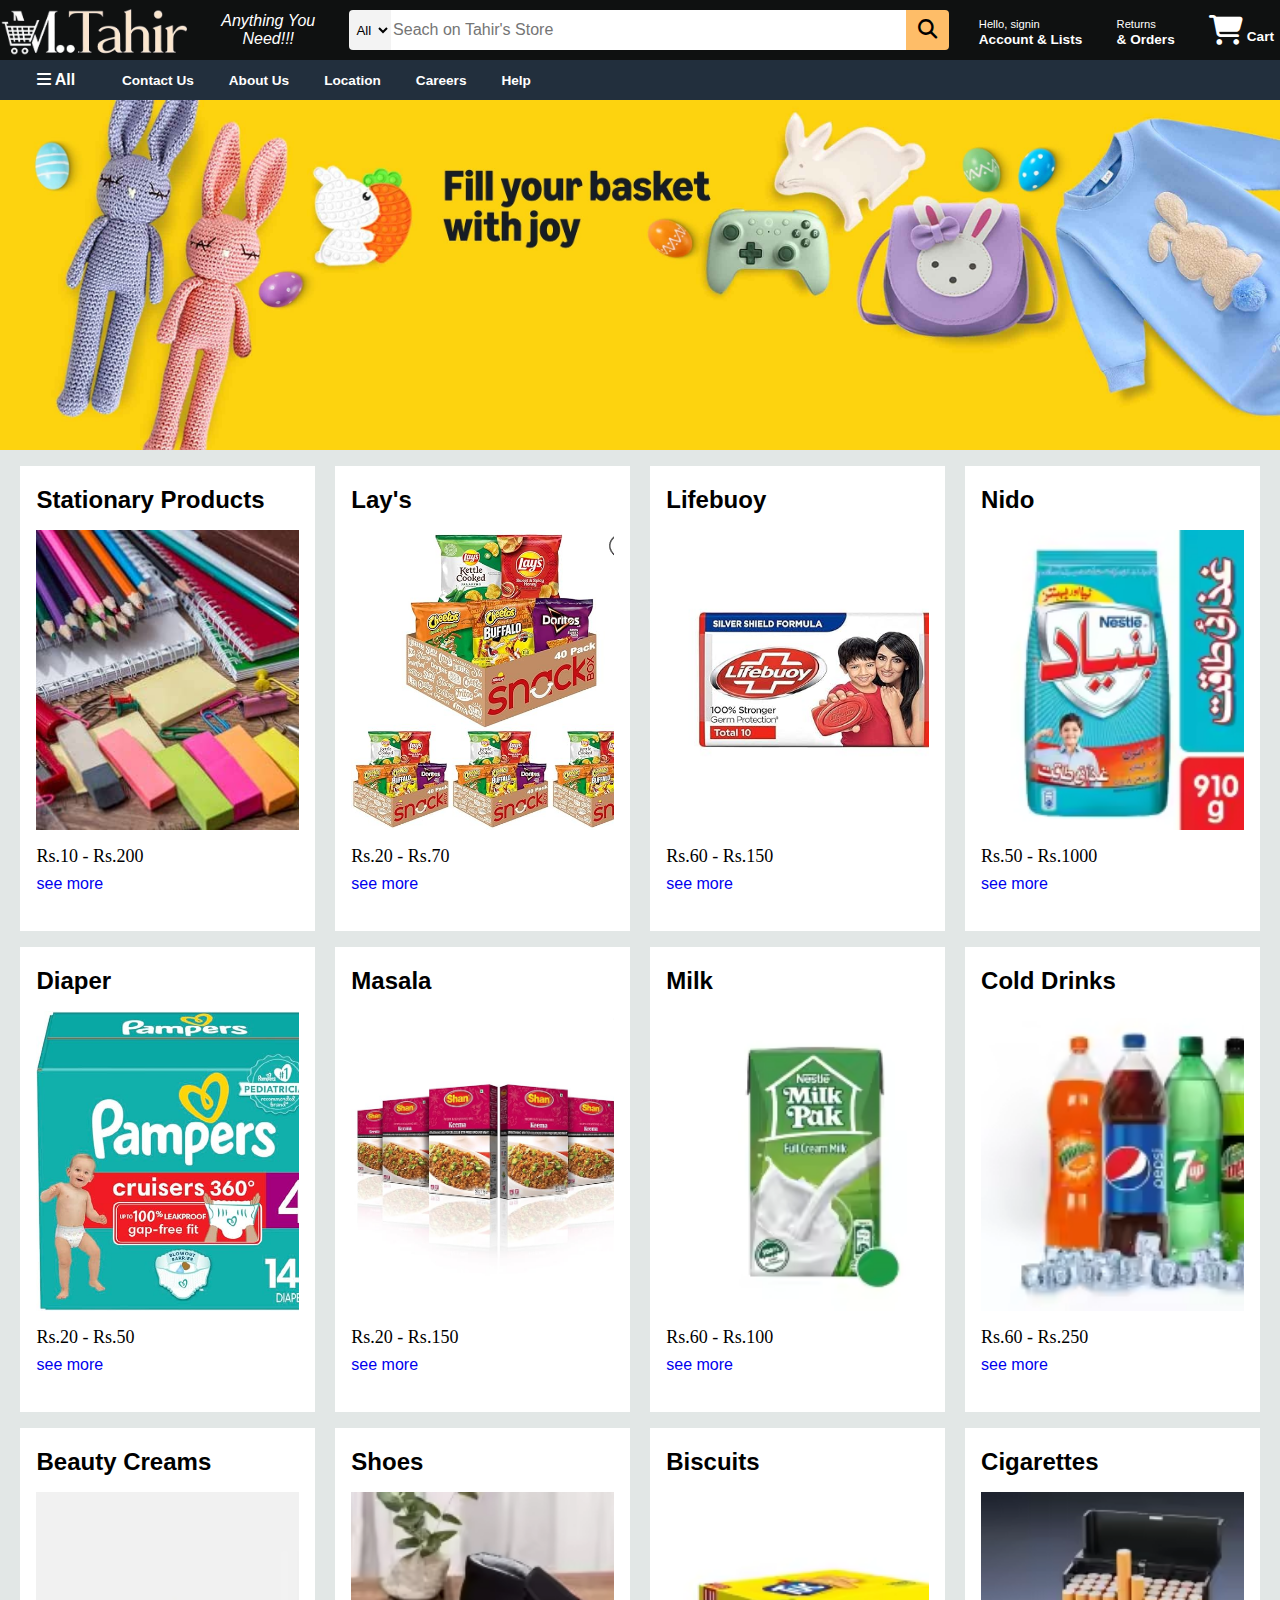
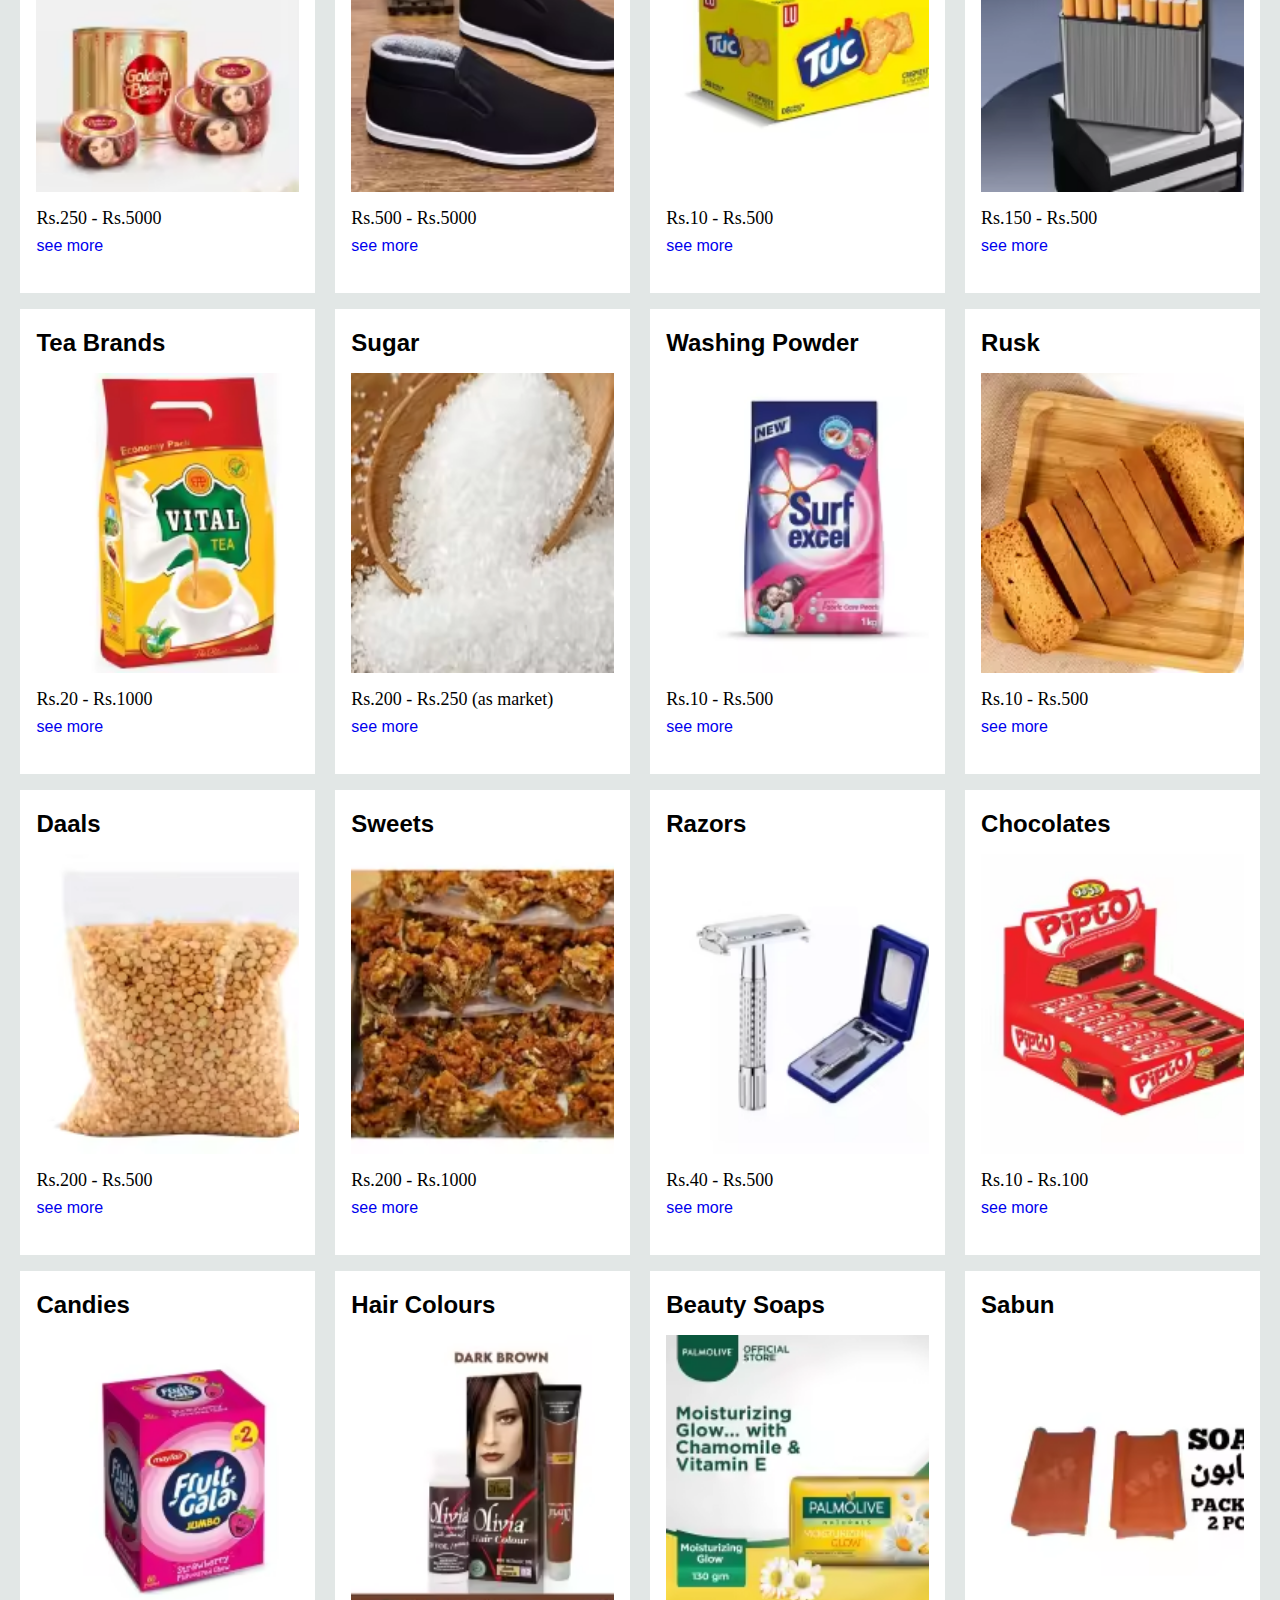
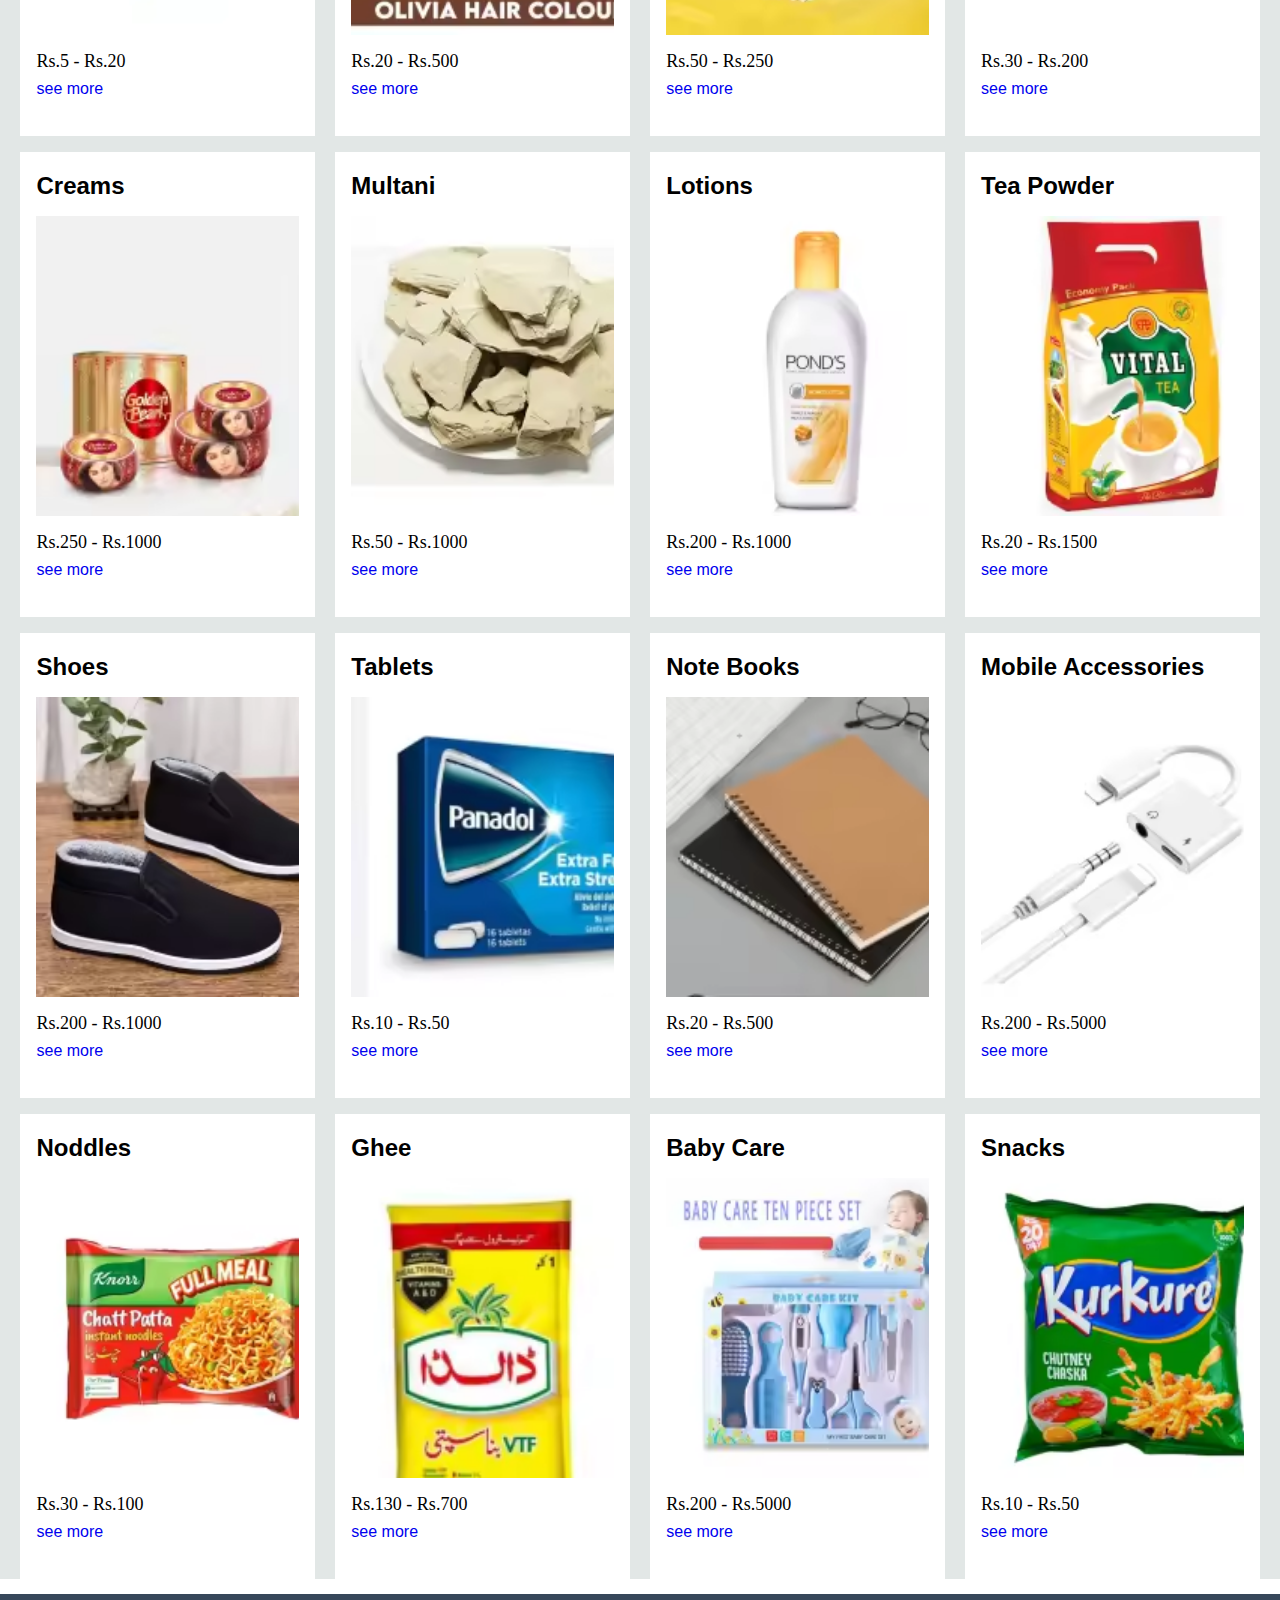
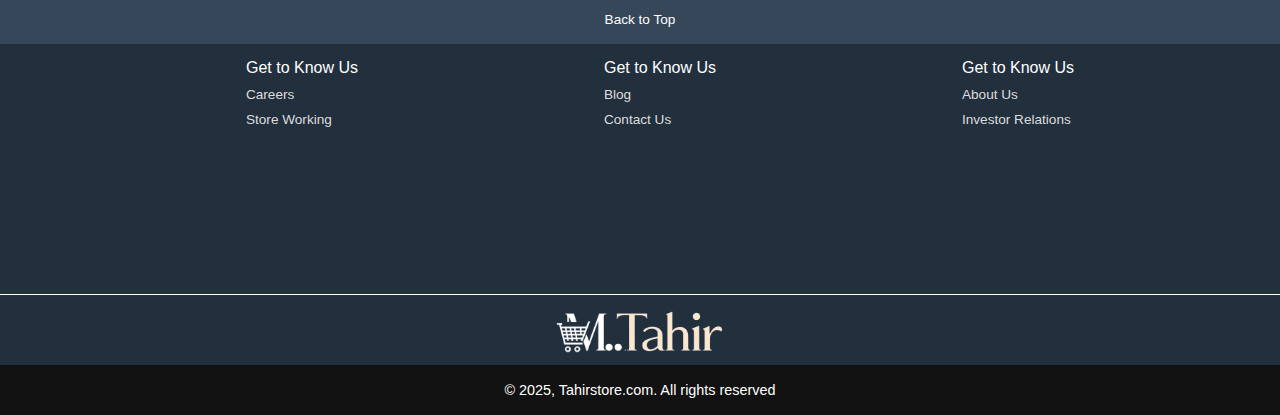
<file: index.html>
<!DOCTYPE html>
<html lang="en">
<head>
    <meta charset="UTF-8">
    <meta name="viewport" content="width=device-width, initial-scale=1.0">
    <title>Tahir General Store</title>
    <link rel="stylesheet" href="style.css">
    <link rel="stylesheet" href="https://cdnjs.cloudflare.com/ajax/libs/font-awesome/6.7.2/css/all.min.css" integrity="sha512-Evv84Mr4kqVGRNSgIGL/F/aIDqQb7xQ2vcrdIwxfjThSH8CSR7PBEakCr51Ck+w+/U6swU2Im1vVX0SVk9ABhg==" crossorigin="anonymous" referrerpolicy="no-referrer" />

</head>
<body>
<header>
    <!-- Navigation Bar -->
    <div class="nav-bar">
        <div class="nav-logo">
            <a href="index.html"><div class="logo"></div></a>
        </div>
        <div class="slogan border">
            <p>Anything You Need!!!</p>
        </div>
        <div class="nav-search">
            <select class="search-select">
                <option>All</option>
            </select>
            <input placeholder="Seach on Tahir's Store" class="search-input">
            <div class="search-icon">
                <i class="fa-solid fa-magnifying-glass"></i>
            </div>
        </div>
        
        <div class="nav-signin border">
            <p><span>Hello, signin</span></p>
            <p class="nav-second"><a href="login.html">Account & Lists</a></p>
        </div>
        <div class="nav-signin border">
            <p><span>Returns</span></p>
            <p class="nav-second"><a href="login.html">& Orders</a></p>
        </div>
        <div class="cart border">
            <i class="fa-solid fa-cart-shopping"></i>
            <a href="login.html">Cart</a>
        </div>
    </div>
    <!-- Panel -->
     <div class="panel">
        <div class="panel-all border">
            <i class="fa-solid fa-bars"></i>
            <a href="#">All</a>
        </div>
        <div class="panel-ops">
            <div class="border"><a href="contact.html" target="_blank">Contact Us</a></div>
            <div class="border"><a href="about.html" target="_blank">About Us</a></div>
            <div class="border"><a href="#">Location</a></div>
            <div class="border"><a href="#">Careers</a></div>
            <div class="border"><a href="#">Help</a></div>
        </div>
     </div>
</header>
<div class="hero-section"></div>
<div class="shop-section">
    <!-- copy -->
    <div class="box">
        <div class="box-content">
            <h2>Stationary Products</h2>
            <div class="box-img" style="background-image: url('Images/box_image.jpg');"></div>
            <div class="price"><p>Rs.10 - Rs.200</p></div>
            <p><a href="stationary.html" target="_blank">see more</a></p>
        </div>
    </div>
    <div class="box">
        <div class="box-content">
            <h2>Lay's</h2>
            <div class="box-img" style="background-image: url('Images/lays.jpg');"></div>
            <div class="price"><p>Rs.20 - Rs.70</p></div>
            <p><a href="#">see more</a></p>
        </div>
    </div>
    <div class="box">
        <div class="box-content">
            <h2>Lifebuoy</h2>
            <div class="box-img" style="background-image: url('Images/lifebuoy.jpg');"></div>
            <div class="price"><p>Rs.60 - Rs.150</p></div>
            <p><a href="#">see more</a></p>
        </div>
    </div>
    <div class="box">
        <div class="box-content">
            <h2>Nido</h2>
            <div class="box-img" style="background-image: url('Images/nedo.avif');"></div>
            <div class="price"><p>Rs.50 - Rs.1000</p></div>
            <p><a href="#">see more</a></p>
        </div>
    </div>
    <div class="box">
        <div class="box-content">
            <h2>Diaper</h2>
            <div class="box-img" style="background-image: url('Images/diaper.jpg');"></div>
            <div class="price"><p>Rs.20 - Rs.50</p></div>
            <p><a href="#">see more</a></p>
        </div>
    </div>
    <div class="box">
        <div class="box-content">
            <h2>Masala</h2>
            <div class="box-img" style="background-image: url('Images/masala.jpg');"></div>
            <div class="price"><p>Rs.20 - Rs.150</p></div>
            <p><a href="#">see more</a></p>
        </div>
    </div>
    <div class="box">
        <div class="box-content">
            <h2>Milk</h2>
            <div class="box-img" style="background-image: url('Images/tarang.avif');"></div>
            <div class="price"><p>Rs.60 - Rs.100</p></div>
            <p><a href="#">see more</a></p>
        </div>
    </div>
    <div class="box">
        <div class="box-content">
            <h2>Cold Drinks</h2>
            <div class="box-img" style="background-image: url('Images/botal.avif');"></div>
            <div class="price"><p>Rs.60 - Rs.250</p></div>
            <p><a href="#">see more</a></p>
        </div>
    </div>
    <!-- end -->
    <div class="box">
        <div class="box-content">
            <h2>Beauty Creams</h2>
            <div class="box-img" style="background-image: url('Images/cream.avif');"></div>
            <div class="price"><p>Rs.250 - Rs.5000</p></div>
            <p><a href="#">see more</a></p>
        </div>
    </div>
    <div class="box">
        <div class="box-content">
            <h2>Shoes</h2>
            <div class="box-img" style="background-image: url('Images/shoes.avif');"></div>
            <div class="price"><p>Rs.500 - Rs.5000</p></div>
            <p><a href="#">see more</a></p>
        </div>
    </div>
    <div class="box">
        <div class="box-content">
            <h2>Biscuits</h2>
            <div class="box-img" style="background-image: url('Images/biscuit.avif');"></div>
            <div class="price"><p>Rs.10 - Rs.500</p></div>
            <p><a href="#">see more</a></p>
        </div>
    </div>
    <div class="box">
        <div class="box-content">
            <h2>Cigarettes</h2>
            <div class="box-img" style="background-image: url('Images/cig.avif');"></div>
            <div class="price"><p>Rs.150 - Rs.500</p></div>
            <p><a href="#">see more</a></p>
        </div>
    </div>
    <div class="box">
        <div class="box-content">
            <h2>Tea Brands</h2>
            <div class="box-img" style="background-image: url('Images/tea.avif');"></div>
            <div class="price"><p>Rs.20 - Rs.1000</p></div>
            <p><a href="#">see more</a></p>
        </div>
    </div>
    <div class="box">
        <div class="box-content">
            <h2>Sugar</h2>
            <div class="box-img" style="background-image: url('Images/cheeni.avif');"></div>
            <div class="price"><p>Rs.200 - Rs.250 (as market)</p></div>
            <p><a href="#">see more</a></p>
        </div>
    </div>
    <div class="box">
        <div class="box-content">
            <h2>Washing Powder</h2>
            <div class="box-img" style="background-image: url('Images/surf.avif');"></div>
            <div class="price"><p>Rs.10 - Rs.500</p></div>
            <p><a href="#">see more</a></p>
        </div>
    </div>
    <div class="box">
        <div class="box-content">
            <h2>Rusk</h2>
            <div class="box-img" style="background-image: url('Images/rusk.avif')"></div>
            <div class="price"><p>Rs.10 - Rs.500</p></div>
            <p><a href="#">see more</a></p>
        </div>
    </div>
    <div class="box">
        <div class="box-content">
            <h2>Daals</h2>
            <div class="box-img" style="background-image: url('Images/daal.avif');"></div>
            <div class="price"><p>Rs.200 - Rs.500</p></div>
            <p><a href="#">see more</a></p>
        </div>
    </div>
    <div class="box">
        <div class="box-content">
            <h2>Sweets</h2>
            <div class="box-img" style="background-image: url('Images/sweets.avif');"></div>
            <div class="price"><p>Rs.200 - Rs.1000</p></div>
            <p><a href="#">see more</a></p>
        </div>
    </div>
    <div class="box">
        <div class="box-content">
            <h2>Razors</h2>
            <div class="box-img" style="background-image: url('Images/razors.avif');"></div>
            <div class="price"><p>Rs.40 - Rs.500</p></div>
            <p><a href="#">see more</a></p>
        </div>
    </div>
    <div class="box">
        <div class="box-content">
            <h2>Chocolates</h2>
            <div class="box-img" style="background-image: url('Images/chocolate.avif');"></div>
            <div class="price"><p>Rs.10 - Rs.100</p></div>
            <p><a href="#">see more</a></p>
        </div>
    </div>
    <div class="box">
        <div class="box-content">
            <h2>Candies</h2>
            <div class="box-img" style="background-image: url('Images/candies.avif');"></div>
            <div class="price"><p>Rs.5 - Rs.20</p></div>
            <p><a href="#">see more</a></p>
        </div>
    </div>
    <div class="box">
        <div class="box-content">
            <h2>Hair Colours</h2>
            <div class="box-img" style="background-image: url('Images/haircolor.avif');"></div>
            <div class="price"><p>Rs.20 - Rs.500</p></div>
            <p><a href="#">see more</a></p>
        </div>
    </div>
    <div class="box">
        <div class="box-content">
            <h2>Beauty Soaps</h2>
            <div class="box-img" style="background-image: url('Images/soap.avif');"></div>
            <div class="price"><p>Rs.50 - Rs.250</p></div>
            <p><a href="#">see more</a></p>
        </div>
    </div>
    <div class="box">
        <div class="box-content">
            <h2>Sabun</h2>
            <div class="box-img" style="background-image: url('Images/sabun.avif');"></div>
            <div class="price"><p>Rs.30 - Rs.200</p></div>
            <p><a href="#">see more</a></p>
        </div>
    </div>
    <div class="box">
        <div class="box-content">
            <h2>Creams</h2>
            <div class="box-img" style="background-image: url('Images/cream.avif');"></div>
            <div class="price"><p>Rs.250 - Rs.1000</p></div>
            <p><a href="#">see more</a></p>
        </div>
    </div>
    <div class="box">
        <div class="box-content">
            <h2>Multani</h2>
            <div class="box-img" style="background-image: url('Images/multani.avif');"></div>
            <div class="price"><p>Rs.50 - Rs.1000</p></div>
            <p><a href="#">see more</a></p>
        </div>
    </div>
    <div class="box">
        <div class="box-content">
            <h2>Lotions</h2>
            <div class="box-img" style="background-image: url('Images/lotion.avif');"></div>
            <div class="price"><p>Rs.200 - Rs.1000</p></div>
            <p><a href="#">see more</a></p>
        </div>
    </div>
    <div class="box">
        <div class="box-content">
            <h2>Tea Powder</h2>
            <div class="box-img" style="background-image: url('Images/tea.avif');"></div>
            <div class="price"><p>Rs.20 - Rs.1500</p></div>
            <p><a href="#">see more</a></p>
        </div>
    </div>
    <div class="box">
        <div class="box-content">
            <h2>Shoes</h2>
            <div class="box-img" style="background-image: url('Images/shoes.avif');"></div>
            <div class="price"><p>Rs.200 - Rs.1000</p></div>
            <p><a href="#">see more</a></p>
        </div>
    </div>
    <div class="box">
        <div class="box-content">
            <h2>Tablets</h2>
            <div class="box-img" style="background-image: url('Images/tablets.avif');"></div>
            <div class="price"><p>Rs.10 - Rs.50</p></div>
            <p><a href="#">see more</a></p>
        </div>
    </div>
    <div class="box">
        <div class="box-content">
            <h2>Note Books</h2>
            <div class="box-img" style="background-image: url('Images/notebook.avif');"></div>
            <div class="price"><p>Rs.20 - Rs.500</p></div>
            <p><a href="#">see more</a></p>
        </div>
    </div>
    <div class="box">
        <div class="box-content">
            <h2>Mobile Accessories</h2>
            <div class="box-img" style="background-image: url('Images/mobile.avif');"></div>
            <div class="price"><p>Rs.200 - Rs.5000</p></div>
            <p><a href="#">see more</a></p>
        </div>
    </div>
    <div class="box">
        <div class="box-content">
            <h2>Noddles</h2>
            <div class="box-img" style="background-image: url('Images/noddles.avif');"></div>
            <div class="price"><p>Rs.30 - Rs.100</p></div>
            <p><a href="#">see more</a></p>
        </div>
    </div>
    <div class="box">
        <div class="box-content">
            <h2>Ghee</h2>
            <div class="box-img" style="background-image: url('Images/Ghee.avif');"></div>
            <div class="price"><p>Rs.130 - Rs.700</p></div>
            <p><a href="#">see more</a></p>
        </div>
    </div>
    <div class="box">
        <div class="box-content">
            <h2>Baby Care</h2>
            <div class="box-img" style="background-image: url('Images/babycare.avif');"></div>
            <div class="price"><p>Rs.200 - Rs.5000</p></div>
            <p><a href="#">see more</a></p>
        </div>
    </div>
    <div class="box">
        <div class="box-content">
            <h2>Snacks</h2>
            <div class="box-img" style="background-image: url('Images/snacks.avif');"></div>
            <div class="price"><p>Rs.10 - Rs.50</p></div>
            <p><a href="#">see more</a></p>
        </div>
    </div>
   
</div>
<footer>
    <div class="foot-panel1">
        Back to Top
    </div>
    <div class="foot-panel2">
        <ul>
            <p>Get to Know Us</p>
            <a>Careers</a>
            <a>Store Working</a>
        </ul>
        <ul>
            <p>Get to Know Us</p>
            <a>Blog</a>
            <a>Contact Us</a>
        </ul>
        <ul>
            <p>Get to Know Us</p>
            <a>About Us</a>
            <a>Investor Relations</a>
        </ul>
    </div>
    <div class="foot-panel3">
        <div class="foot-logo"></div>
    </div>
    <div class="foot-panel4">
        <div class="copyright">
            <p>© 2025, Tahirstore.com. All rights reserved</p>
        </div>
    </div>
</footer>
<script src="web.js"></script>
</body>
</html>
</file>
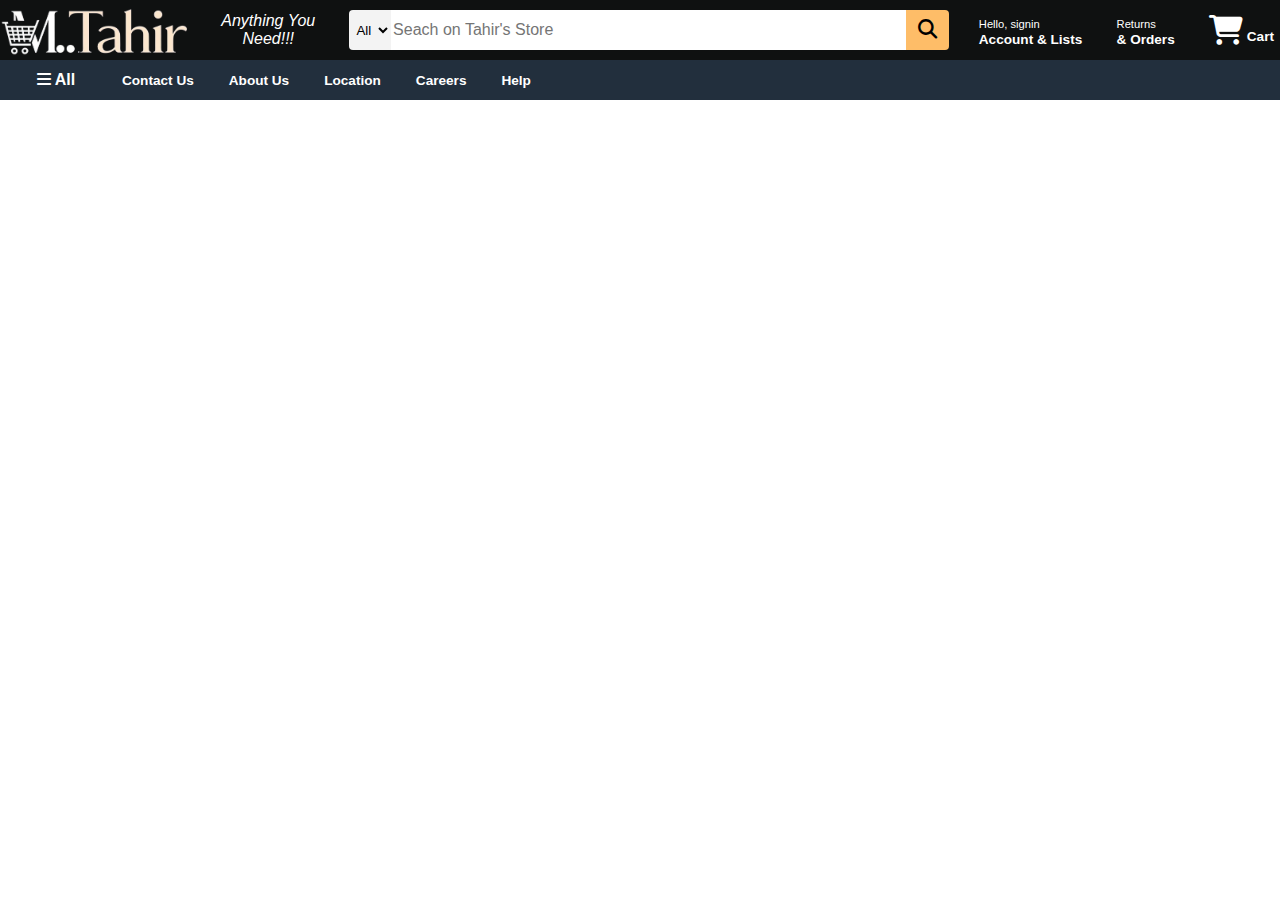
<file: about.html>
<!DOCTYPE html>
<html lang="en">
<head>
    <meta charset="UTF-8">
    <meta name="viewport" content="width=device-width, initial-scale=1.0">
    <title>Tahir General Store</title>
    <link rel="stylesheet" href="style.css">
    <link rel="stylesheet" href="https://cdnjs.cloudflare.com/ajax/libs/font-awesome/6.7.2/css/all.min.css" integrity="sha512-Evv84Mr4kqVGRNSgIGL/F/aIDqQb7xQ2vcrdIwxfjThSH8CSR7PBEakCr51Ck+w+/U6swU2Im1vVX0SVk9ABhg==" crossorigin="anonymous" referrerpolicy="no-referrer" />

</head>
<body>
    <header>
        <!-- Navigation Bar -->
        <div class="nav-bar">
            <div class="nav-logo">
                <a href="index.html"><div class="logo"></div></a>
            </div>
            <div class="slogan border">
                <p>Anything You Need!!!</p>
            </div>
            <div class="nav-search">
                <select class="search-select">
                    <option>All</option>
                </select>
                <input placeholder="Seach on Tahir's Store" class="search-input">
                <div class="search-icon">
                    <i class="fa-solid fa-magnifying-glass"></i>
                </div>
            </div>
            
            <div class="nav-signin border">
                <p><span>Hello, signin</span></p>
                <p class="nav-second"><a href="login.html">Account & Lists</a></p>
            </div>
            <div class="nav-signin border">
                <p><span>Returns</span></p>
                <p class="nav-second"><a href="login.html">& Orders</a></p>
            </div>
            <div class="cart border">
                <i class="fa-solid fa-cart-shopping"></i>
                <a href="login.html">Cart</a>
            </div>
        </div>
        <!-- Panel -->
         <div class="panel">
            <div class="panel-all border">
                <i class="fa-solid fa-bars"></i>
                <a href="#">All</a>
            </div>
            <div class="panel-ops">
                <div class="border"><a href="contact.html" target="_blank">Contact Us</a></div>
                <div class="border"><a href="about.html" target="_blank">About Us</a></div>
                <div class="border"><a href="#">Location</a></div>
                <div class="border"><a href="#">Careers</a></div>
                <div class="border"><a href="#">Help</a></div>
            </div>
         </div>
    </header>
</file>
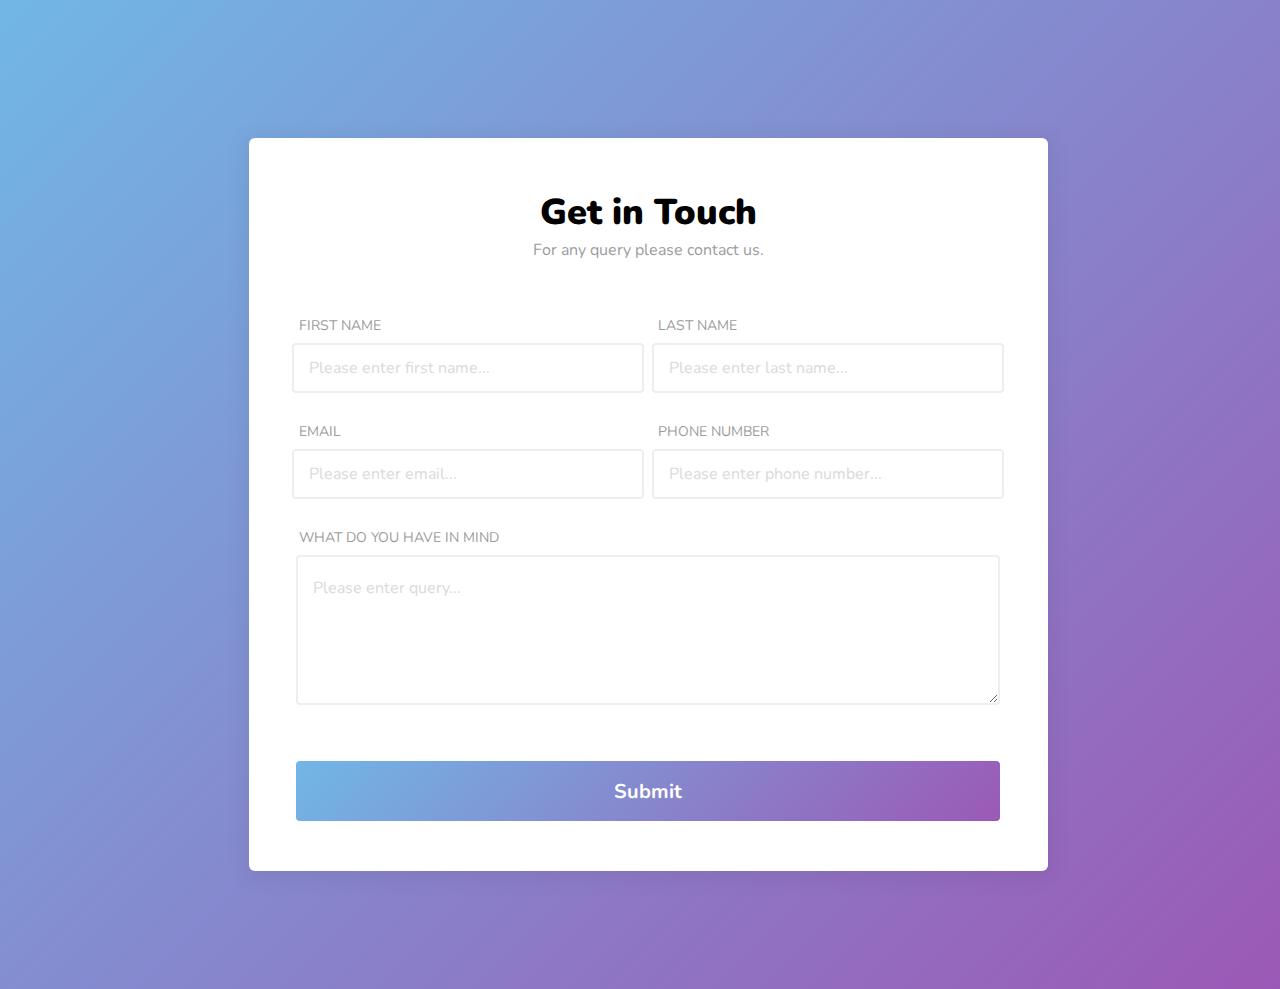
<file: contact.html>
<!DOCTYPE html>
<html lang="en">
<head>
    <meta charset="UTF-8">
    <meta name="viewport" content="width=device-width, initial-scale=1.0">
    <link rel="stylesheet" href="contact.css">
    <title>Contact Us</title>

</head>
<body>
    <div class="contact_us_2">
        <div class="responsive-container-block big-container">
          <div class="responsive-container-block container">
            <form class="form-box">
              <div class="container-block form-wrapper">
                <p class="text-blk contactus-head">
                  Get in Touch
                </p>
                <p class="text-blk contactus-subhead">
                  For any query please contact us.
                </p>
                <div class="responsive-container-block">
                  <div class="responsive-cell-block wk-ipadp-6 wk-tab-12 wk-mobile-12 wk-desk-6" id="i10mt">
                    <p class="text-blk input-title">
                      FIRST NAME
                    </p>
                    <input class="input" id="ijowk" name="FirstName" placeholder="Please enter first name...">
                  </div>
                  <div class="responsive-cell-block wk-desk-6 wk-ipadp-6 wk-tab-12 wk-mobile-12">
                    <p class="text-blk input-title">
                      LAST NAME
                    </p>
                    <input class="input" id="indfi" name="Last Name" placeholder="Please enter last name...">
                  </div>
                  <div class="responsive-cell-block wk-desk-6 wk-ipadp-6 wk-tab-12 wk-mobile-12">
                    <p class="text-blk input-title">
                      EMAIL
                    </p>
                    <input class="input" id="ipmgh" name="Email" placeholder="Please enter email...">
                  </div>
                  <div class="responsive-cell-block wk-desk-6 wk-ipadp-6 wk-tab-12 wk-mobile-12">
                    <p class="text-blk input-title">
                      PHONE NUMBER
                    </p>
                    <input class="input" id="imgis" name="PhoneNumber" placeholder="Please enter phone number...">
                  </div>
                  <div class="responsive-cell-block wk-tab-12 wk-mobile-12 wk-desk-12 wk-ipadp-12" id="i634i">
                    <p class="text-blk input-title">
                      WHAT DO YOU HAVE IN MIND
                    </p>
                    <textarea class="textinput" id="i5vyy" placeholder="Please enter query..."></textarea>
                  </div>
                </div>
                <button class="submit-btn">
                  Submit
                </button>
              </div>
            </form>
          </div>
        </div>
      </div>
</body>
</html>
</file>
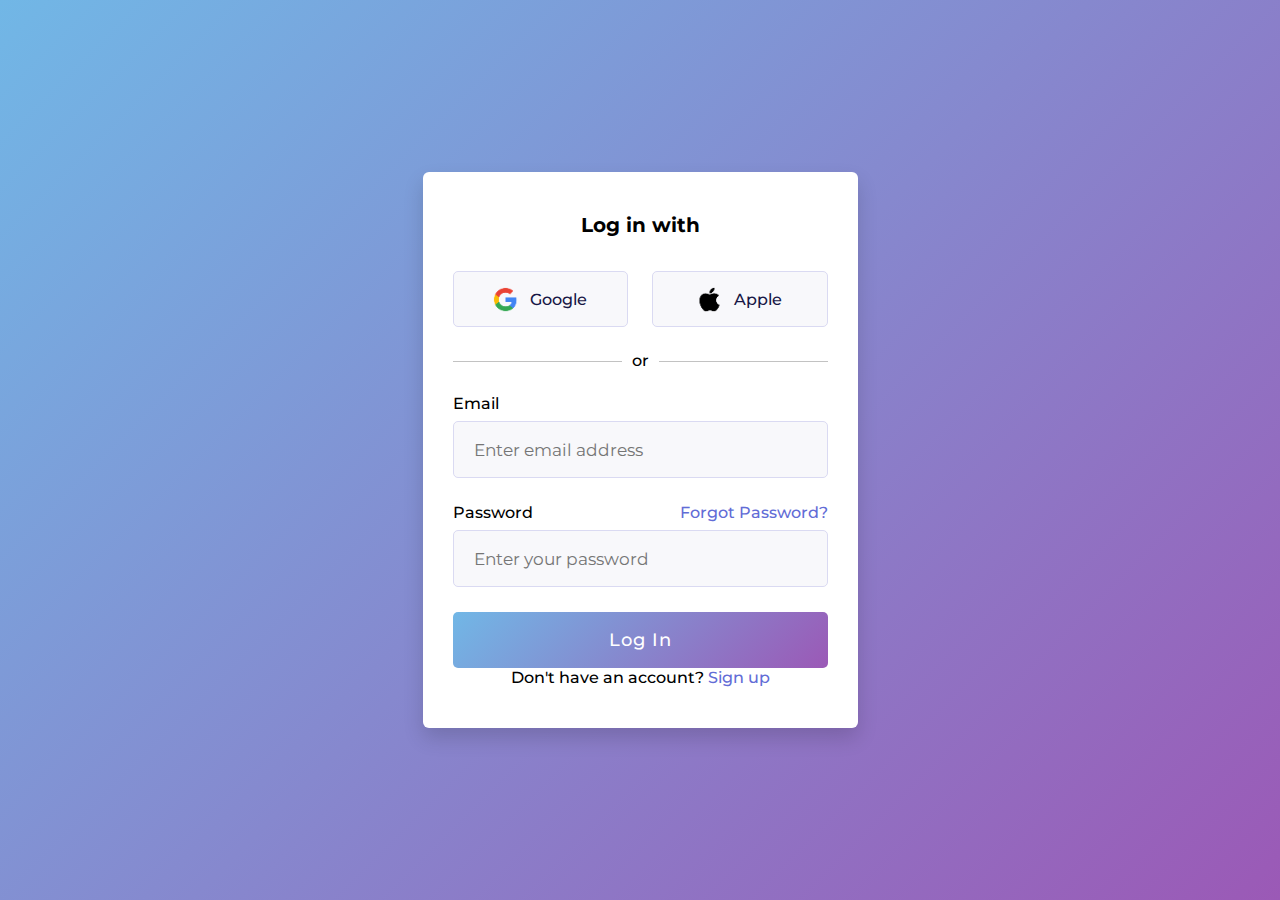
<file: login.html>
<!DOCTYPE html>
<!-- Source Codes By CodingNepal - www.codingnepalweb.com -->
<html lang="en">
<head>
  <meta charset="UTF-8" />
  <meta name="viewport" content="width=device-width, initial-scale=1.0" />
  <title>Login</title>
  <link rel="stylesheet" href="login.css" />
</head>
<body>
  <div class="login_form">
    <!-- Login form container -->
    <form action="#">
      <h3>Log in with</h3>
      <div class="login_option">
        <!-- Google button -->
        <div class="option">
          <a href="#">
            <img src="Images/google.png" alt="Google" />
            <span>Google</span>
          </a>
        </div>
        <!-- Apple button -->
        <div class="option">
          <a href="#">
            <img src="Images/apple.png" alt="Apple" />
            <span>Apple</span>
          </a>
        </div>
      </div>
      <!-- Login option separator -->
      <p class="separator">
        <span>or</span>
      </p>
      <!-- Email input box -->
      <div class="input_box">
        <label for="email">Email</label>
        <input type="email" id="email" placeholder="Enter email address" required />
      </div>
      <!-- Paswwrod input box -->
      <div class="input_box">
        <div class="password_title">
          <label for="password">Password</label>
          <a href="#">Forgot Password?</a>
        </div>
        <input type="password" id="password" placeholder="Enter your password" required />
      </div>
       <!-- Login button -->
      <button type="submit">Log In</button>
      <p class="sign_up">Don't have an account? <a href="signup.html">Sign up</a></p>
    </form>
  </div>
</body>
</html>
</file>
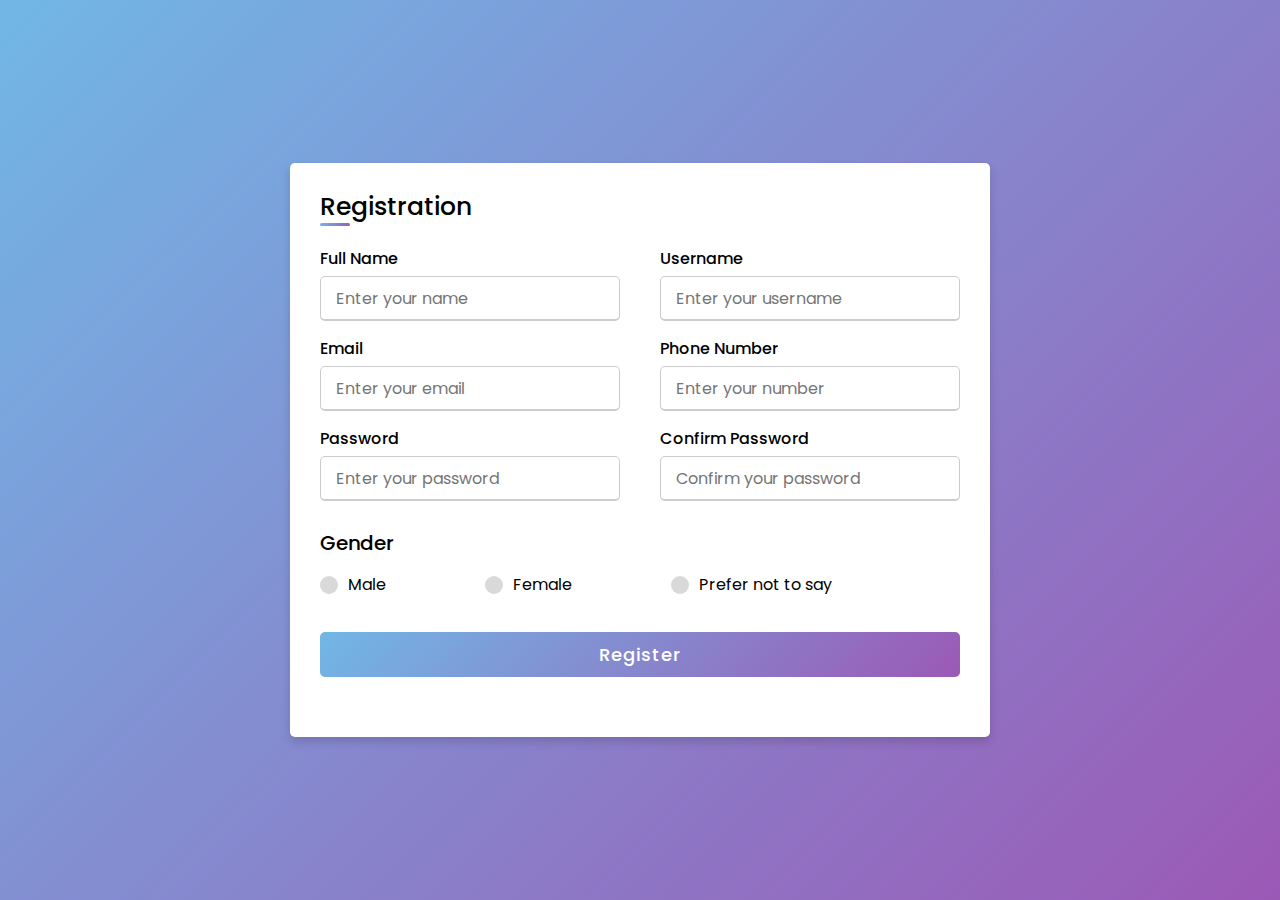
<file: signup.html>
<!DOCTYPE html>
<html lang="en" dir="ltr">
<head>
  <meta charset="UTF-8">
  <meta name="viewport" content="width=device-width, initial-scale=1.0">
  <title> Responsive Registration</title>
  <link rel="stylesheet" href="signup.css">
</head>
<body>
  <div class="container">
    <!-- Title section -->
    <div class="title">Registration</div>
    <div class="content">
      <!-- Registration form -->
      <form action="#">
        <div class="user-details">
          <!-- Input for Full Name -->
          <div class="input-box">
            <span class="details">Full Name</span>
            <input type="text" placeholder="Enter your name" required>
          </div>
          <!-- Input for Username -->
          <div class="input-box">
            <span class="details">Username</span>
            <input type="text" placeholder="Enter your username" required>
          </div>
          <!-- Input for Email -->
          <div class="input-box">
            <span class="details">Email</span>
            <input type="text" placeholder="Enter your email" required>
          </div>
          <!-- Input for Phone Number -->
          <div class="input-box">
            <span class="details">Phone Number</span>
            <input type="text" placeholder="Enter your number" required>
          </div>
          <!-- Input for Password -->
          <div class="input-box">
            <span class="details">Password</span>
            <input type="text" placeholder="Enter your password" required>
          </div>
          <!-- Input for Confirm Password -->
          <div class="input-box">
            <span class="details">Confirm Password</span>
            <input type="text" placeholder="Confirm your password" required>
          </div>
        </div>
        <div class="gender-details">
          <!-- Radio buttons for gender selection -->
          <input type="radio" name="gender" id="dot-1">
          <input type="radio" name="gender" id="dot-2">
          <input type="radio" name="gender" id="dot-3">
          <span class="gender-title">Gender</span>
          <div class="category">
            <!-- Label for Male -->
            <label for="dot-1">
              <span class="dot one"></span>
              <span class="gender">Male</span>
            </label>
            <!-- Label for Female -->
            <label for="dot-2">
              <span class="dot two"></span>
              <span class="gender">Female</span>
            </label>
            <!-- Label for Prefer not to say -->
            <label for="dot-3">
              <span class="dot three"></span>
              <span class="gender">Prefer not to say</span>
            </label>
          </div>
        </div>
        <!-- Submit button -->
        <div class="button">
          <input type="submit" value="Register">
        </div>
      </form>
    </div>
  </div>
</body>
</html>
</file>
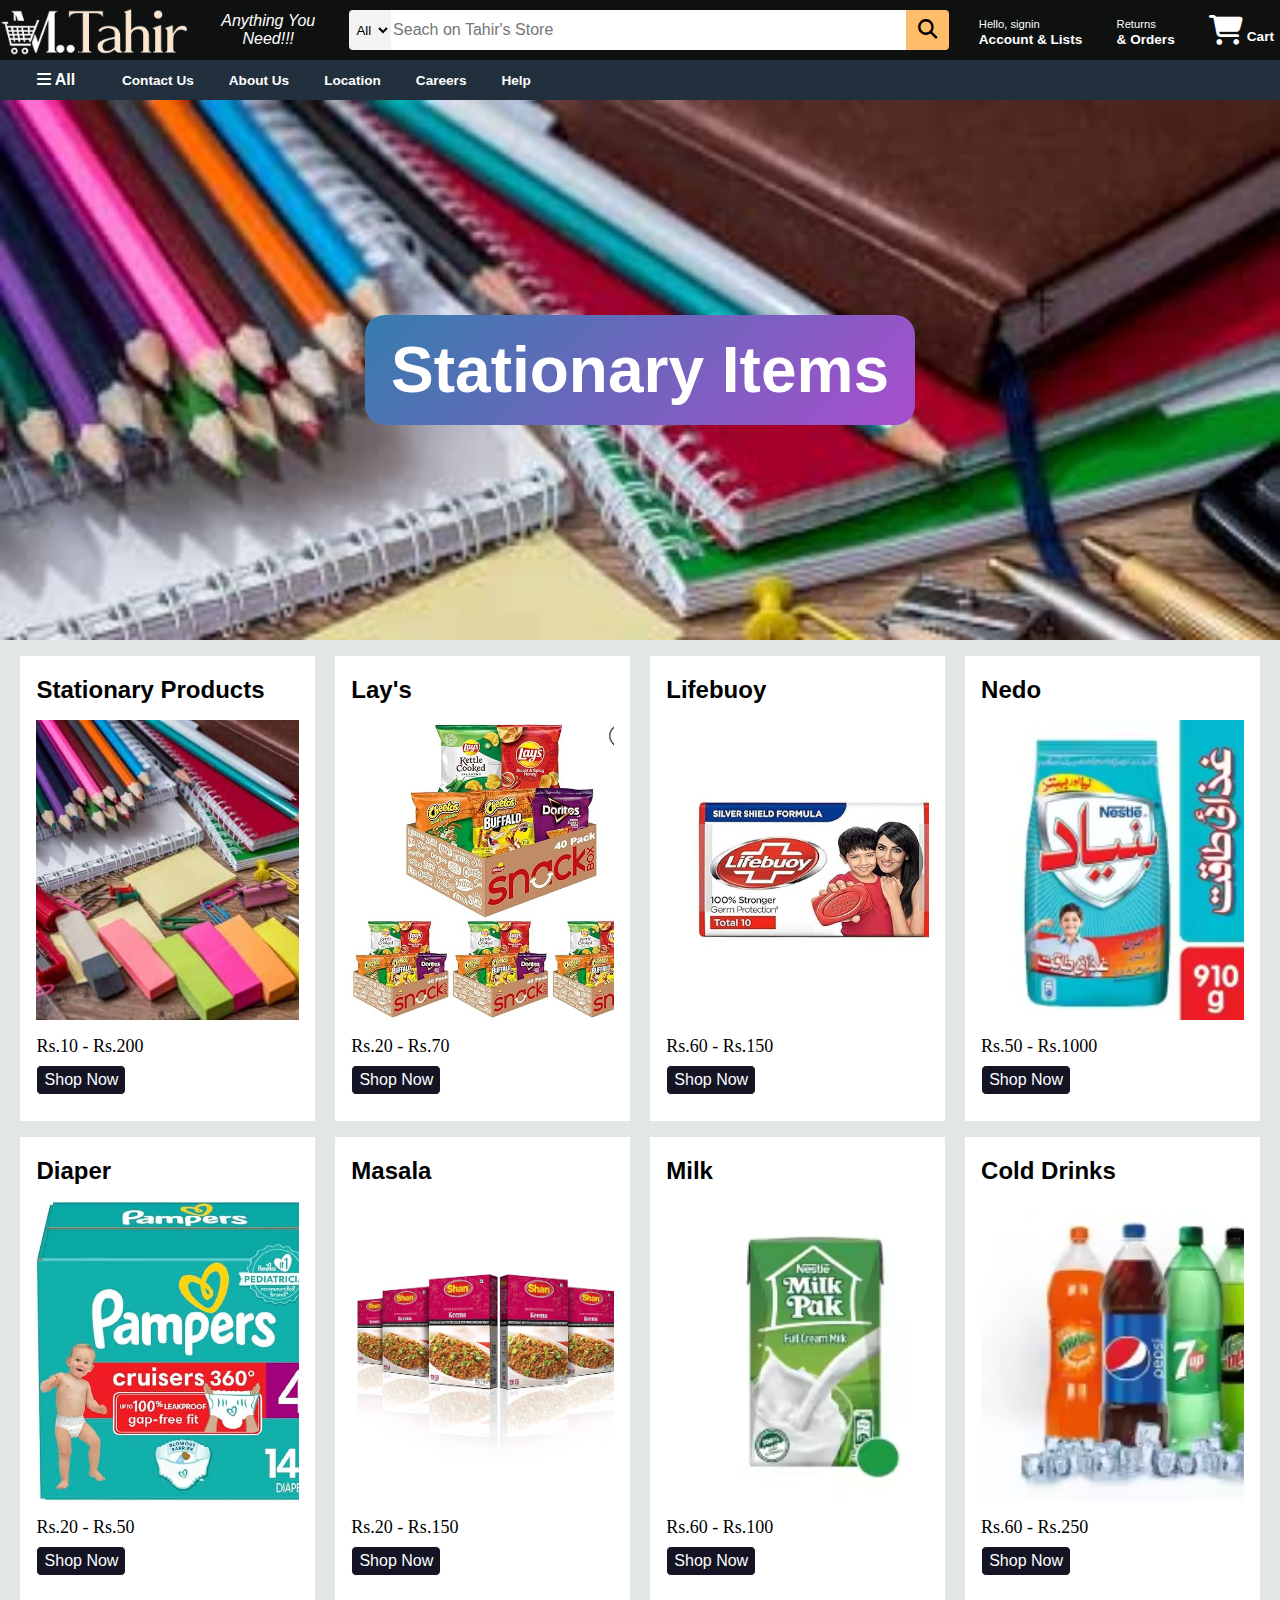
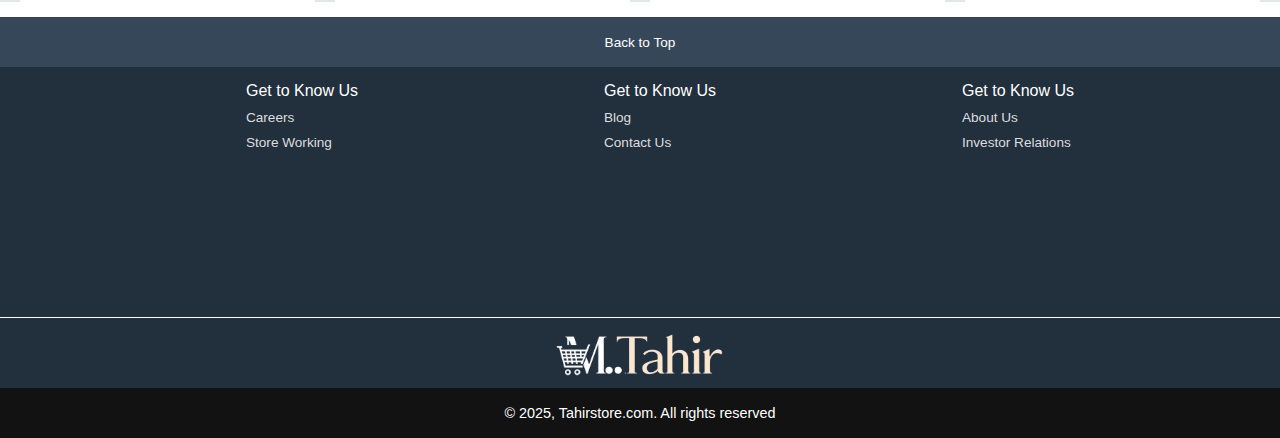
<file: stationary.html>
<!DOCTYPE html>
<html lang="en">
<head>
    <meta charset="UTF-8">
    <meta name="viewport" content="width=device-width, initial-scale=1.0">
    <title>Tahir General Store</title>
    <link rel="stylesheet" href="style.css">
    <link rel="stylesheet" href="https://cdnjs.cloudflare.com/ajax/libs/font-awesome/6.7.2/css/all.min.css" integrity="sha512-Evv84Mr4kqVGRNSgIGL/F/aIDqQb7xQ2vcrdIwxfjThSH8CSR7PBEakCr51Ck+w+/U6swU2Im1vVX0SVk9ABhg==" crossorigin="anonymous" referrerpolicy="no-referrer" />
</head>
<body>
<header>
    <!-- Navigation Bar -->
    <div class="nav-bar">
        <div class="nav-logo">
            <a href="index.html"><div class="logo"></div></a>
        </div>
        <div class="slogan border">
            <p>Anything You Need!!!</p>
        </div>
        <div class="nav-search">
            <select class="search-select">
                <option>All</option>
            </select>
            <input placeholder="Seach on Tahir's Store" class="search-input">
            <div class="search-icon">
                <i class="fa-solid fa-magnifying-glass"></i>
            </div>
        </div>
        
        <div class="nav-signin border">
            <p><span>Hello, signin</span></p>
            <p class="nav-second"><a href="login.html">Account & Lists</a></p>
        </div>
        <div class="nav-signin border">
            <p><span>Returns</span></p>
            <p class="nav-second"><a href="login.html">& Orders</a></p>
        </div>
        <div class="cart border">
            <i class="fa-solid fa-cart-shopping"></i>
            Cart
        </div>
    </div>
    <!-- Panel -->
     <div class="panel">
        <div class="panel-all border">
            <i class="fa-solid fa-bars"></i>
            All
        </div>
        <div class="panel-ops">
            <div class="border"><p>Contact Us</p></div>
            <div class="border"><p>About Us</p></div>
            <div class="border"><p>Location</p></div>
            <div class="border"><p>Careers</p></div>
            <div class="border"><p>Help</p></div>
        </div>
     </div>
</header>
<div class="hero-section" style="background-image: url('Images/box_image.jpg'); height: 60vh;"><div class="hero-desc"><h1>Stationary Items</h1></div></div>

<div class="shop-section">
    <!-- copy -->
    <div class="box">
        <div class="box-content">
            <h2>Stationary Products</h2>
            <div class="box-img" style="background-image: url('Images/box_image.jpg');"></div>
            <div class="price"><p>Rs.10 - Rs.200</p></div>
            <div class="shop-button"><button>Shop Now</button></div>
        </div>
    </div>
    <div class="box">
        <div class="box-content">
            <h2>Lay's</h2>
            <div class="box-img" style="background-image: url('Images/lays.jpg');"></div>
            <div class="price"><p>Rs.20 - Rs.70</p></div>
            <div class="shop-button"><button>Shop Now</button></div>
        </div>
    </div>
    <div class="box">
        <div class="box-content">
            <h2>Lifebuoy</h2>
            <div class="box-img" style="background-image: url('Images/lifebuoy.jpg');"></div>
            <div class="price"><p>Rs.60 - Rs.150</p></div>
            <div class="shop-button"><button>Shop Now</button></div>
        </div>
    </div>
    <div class="box">
        <div class="box-content">
            <h2>Nedo</h2>
            <div class="box-img" style="background-image: url('Images/nedo.avif');"></div>
            <div class="price"><p>Rs.50 - Rs.1000</p></div>
            <div class="shop-button"><button>Shop Now</button></div>
        </div>
    </div>
    <div class="box">
        <div class="box-content">
            <h2>Diaper</h2>
            <div class="box-img" style="background-image: url('Images/diaper.jpg');"></div>
            <div class="price"><p>Rs.20 - Rs.50</p></div>
            <div class="shop-button"><button>Shop Now</button></div>
        </div>
    </div>
    <div class="box">
        <div class="box-content">
            <h2>Masala</h2>
            <div class="box-img" style="background-image: url('Images/masala.jpg');"></div>
            <div class="price"><p>Rs.20 - Rs.150</p></div>
            <div class="shop-button"><button>Shop Now</button></div>
        </div>
    </div>
    <div class="box">
        <div class="box-content">
            <h2>Milk</h2>
            <div class="box-img" style="background-image: url('Images/tarang.avif');"></div>
            <div class="price"><p>Rs.60 - Rs.100</p></div>
            <div class="shop-button"><button>Shop Now</button></div>
        </div>
    </div>
    <div class="box">
        <div class="box-content">
            <h2>Cold Drinks</h2>
            <div class="box-img" style="background-image: url('Images/botal.avif');"></div>
            <div class="price"><p>Rs.60 - Rs.250</p></div>
            <div class="shop-button"><button>Shop Now</button></div>
        </div>
    </div>
    <!-- end -->
   
</div>
<footer>
    <div class="foot-panel1">
        Back to Top
    </div>
    <div class="foot-panel2">
        <ul>
            <p>Get to Know Us</p>
            <a>Careers</a>
            <a>Store Working</a>
        </ul>
        <ul>
            <p>Get to Know Us</p>
            <a>Blog</a>
            <a>Contact Us</a>
        </ul>
        <ul>
            <p>Get to Know Us</p>
            <a>About Us</a>
            <a>Investor Relations</a>
        </ul>
    </div>
    <div class="foot-panel3">
        <div class="foot-logo"></div>
    </div>
    <div class="foot-panel4">
        <div class="copyright">
            <p>© 2025, Tahirstore.com. All rights reserved</p>
        </div>
    </div>
</footer>
</body>
</html>
</file>
<file: style.css>
* {
    margin: 0;
    font-family: arial;
    border: border-box;
}
.nav-bar {
    height: 60px;
    color: white;
    background-color: #0F1111;
    display: flex;
    justify-content: space-between;
    align-items: center;
}
.nav-logo {
    height: 50px;
    width: 190px;
}
.logo {
    background-image: url("Images/Logo_mod.png");
    background-size: cover;
    height: 50px;
    width: 100%;
}
.nav-signin a {
    color: white;
    text-decoration: none;
}
.slogan {
    color: white;
    width: 100px;
    text-align: center;
    font-style: italic;
}
.border {
    border: 1.5px solid transparent;
    padding: 5px;
}
.border:hover{
    border-color: white;
}
.nav-search {
    display: flex;
    width: 600px;
    height: 40px;
    border-radius: 4px;
    justify-content: space-evenly;
    border: 2px solid transparent;

}
.search-select {
    background-color: #f3f3f3;
    width: 50px;
    text-align: center;
    border-top-left-radius: 4px;
    border-bottom-left-radius: 4px;
    border: none;
}
.search-input {
    width: 100%;
    font-size: 1rem;
    border: none;
}
.search-icon {
    width: 50px;
    background-color: #febd68;
    color: black;
    display: flex;
    justify-content: center;
    align-items: center;
    font-size: 1.2rem;
    border-top-right-radius: 4px;
    border-bottom-right-radius: 4px;
}
span {
    font-size: 0.7rem;
}
.nav-second {
    font-size: 0.85rem;
    font-weight: 700;
}
.nav-search:hover {
    border: 2px solid orange;
}
.cart i {
    font-size: 30px;
}
.cart {
    font-size: 0.85rem;
    font-weight: 700;
}
.cart a, .panel a, .panel-ops a {
    text-decoration: none;
    color: white;
    cursor: pointer;
}
.panel {
    height: 40px;
    background-color: #222f3d;
    display: flex;
    align-items: center;
    color: white;
    justify-content: space-evenly;
}
.panel-all {
    width: 60px;
    text-align: center;
    font-weight: 700;
    padding: 8px 9px 8px 9px;
}
.panel-ops {
    display: flex;
    width: 90%;
    font-size: 0.85rem;
    align-items: center;
    font-weight: 700;
    flex-wrap: wrap;
}
.panel-ops div {
    margin-right: 15px;
    padding: 8px 9px 8px 9px;
}
.hero-section {
    background-image: url("Images/hero_image_Demo.jpg");
    background-size: cover;
    height: 350px;
    display: flex;
    justify-content: center;
    align-items: center;
    width: 100%;
}
.hero-desc {
    text-align: center;
    background: linear-gradient(135deg, #367dad, #a84dcd);
    color: white;
    font-size:xx-large;
    font-weight: 700;
    display: flex;
    justify-content: center;
    align-items: center;
    border-radius: 20px;
    height: 110px;
    width: 550px;
    font-family: 'Segoe UI', Tahoma, Verdana, sans-serif;
    
}
.shop-section {
    display: flex;
    flex-wrap: wrap;
    justify-content: space-evenly;
    background-color: #e2e7e6;
}
.box {
    height: 430px;
    width: 23%;
    margin-top: 16px;
    background-color: white;
    padding: 20px 0px 15px;
}
.box-img {
    height: 300px;
    background-size: cover;
    margin-top: 1rem;
    margin-bottom: 1rem;
}
.box-content {
    margin-left: 1rem;
    margin-right: 1rem;
}
.shop-button button{
    text-align: center;
    color: white;
    background-color: #141425;
    padding: 2px;
    border: 1.4px solid white;
    height: 30px;
    width: 90px;
    font-size:medium;
    border-radius: 5px;
    cursor: pointer;
}
.shop-button button:hover {
    background: linear-gradient(135deg, #71b7e6, #9b59b6);
    color: white;
}
.box-content a {
    text-decoration: none;
}
.box-content a:hover {
    text-decoration: underline;
    /* color: red; */
}
.box-content a::after {
    text-decoration: underline;
    color: red;
}
.price {
    margin-top: 8px;
    margin-bottom: 8px;
}
.price p {
    color: black;
    font-family: Cambria, Cochin, Georgia, Times, 'Times New Roman', serif;
    font-size: large;
}
footer {
    margin-top: 15px;
}
.foot-panel1 {
    background-color: #37475a;
    color: white;
    display: flex;
    justify-content: center;
    align-items: center;
    height: 50px;
    font-size: 0.85rem;
}
.foot-panel2 {
    background-color: #222f3d;
    color: white;
    height: 250px;
    display: flex;
    justify-content: space-evenly;
}
ul a {
    margin-top: 10px;
    display: block;
    font-size: 0.85rem;
    color: #dddddd;
}
ul p {
    margin-top: 15px;
}
.foot-panel3 {
    background-color: #222f3d;
    display: flex;
    justify-content: center;
    align-items: center;
    border-top: 0.5px solid white;
    height: 70px;
}
.foot-logo {
    background-image: url("Images/Logo_mod.png");
    background-size: cover;
    height: 45px;
    width: 170px;
}
.foot-panel4 {
    height: 50px;
    background-color:#131212;
    color: white;
    display: flex;
    justify-content: center;
    align-items: center;
    font-size: 0.9rem;
}
@media screen and (max-width: 768px) {
    .nav-bar {
        flex-direction: row;
        justify-content: space-between;
        height: 25vh;
        flex-wrap: wrap;
    }
    .nav-search {
        width: 100%;
    }

    .shop-section {
        flex-direction: column;
        margin-top: 3px;
    }

    .box {
        width: 100%;
        margin-top: 5px;
    }
    .panel {
        display: flex;
        height: 10vh;
        font-weight: normal;
        flex-direction: row;
    }
    .panel-all {
        text-align: center;
        justify-content: start;
        font-weight: normal;
        padding: 8px 9px 8px 9px;
    }
    .hero-section {
        height: 20vh;
    }
    .box-content {
        border: 2px solid black;
        padding: 15px;
        margin-left: 0.3rem;
        margin-right: 0.3rem;
    }
    .panel-ops div {
        margin-right: 8px;
        padding: 3px 4px 3px 4px;
    }
}
</file>
<file: contact.css>
@import url('https://fonts.googleapis.com/css2?family=Nunito:wght@200;300;400;600;700;800&display=swap');
*,
*:before,
*:after {
  box-sizing: border-box;
}
body {
  width: 100%;
  min-height: 100vh;
  padding: 0 10px;
  display: flex;
  background: linear-gradient(135deg, #71b7e6, #9b59b6);
  justify-content: center;
  align-items: center;
}
.contact_us_2 * {
  font-family: Nunito, sans-serif;
}
.contact_us_2 .text-blk {
  margin: 0;
  line-height: 25px;
}
.contact_us_2 .responsive-cell-block,
.contact_us_2 .container-block,
.contact_us_2 .responsive-container-block {
  min-height: 75px;
}
.contact_us_2 .container-block {
  width: 100%;
  padding: 10px;
  display: block;
}
.contact_us_2 .responsive-container-block {
  height: fit-content;
  width: 100%;
  display: flex;
  flex-wrap: wrap;
  justify-content: flex-start;
  margin: 0 auto 50px;
  padding: 0;
}
.contact_us_2 .responsive-container-block.big-container {
  padding: 10px 30px;
  position: relative;
  height: auto;
}
.contact_us_2 .responsive-container-block.container {
  position: static;
  flex-direction: column;
  z-index: 2;
  max-width: 800px;
  margin: 120px auto 50px;
}
.contact_us_2 .container-block.form-wrapper {
  background-color: white;
  max-width: 799px;
  text-align: center;
  padding: 50px 40px;
  box-shadow: rgba(0, 0, 0, 0.05) 0 4px 20px 7px;
  border-radius: 6px;
  margin: 0 auto;
}
.contact_us_2 .text-blk.contactus-head {
  font-size: 36px;
  line-height: 50px;
  font-weight: 900;
}
.contact_us_2 .text-blk.contactus-subhead {
  color: #9c9c9c;
  margin-bottom: 50px;
}
.contact_us_2 .responsive-cell-block.wk-desk-6.wk-ipadp-6.wk-tab-12.wk-mobile-12 {
  margin-bottom: 26px;
  min-height: 50px;
}
.contact_us_2 .input,
.contact_us_2 .textinput {
  width: 98%;
  border: 2px solid #eeeeee;
  border-radius: 4px;
  font-size: 16px;
}
.contact_us_2 .input {
  height: 50px;
  padding: 1px 15px;
  color: black;
}
.contact_us_2 .textinput {
  min-height: 150px;
  padding: 20px 15px;
}
.contact_us_2 .submit-btn {
  width: 98%;
  height: 60px;
  font-size: 20px;
  font-weight: 700;
  color: white;
  border: none;
  border-radius: 4px;
  cursor: pointer;
  transition: all 0.3s ease;
  background: linear-gradient(135deg, #71b7e6, #9b59b6);
}
.contact_us_2 .submit-btn:hover {
  background: linear-gradient(-135deg, #71b7e6, #9b59b6);
}
.contact_us_2 .form-box {
  margin: 0 auto;
}
.contact_us_2 .text-blk.input-title {
  text-align: left;
  padding-left: 10px;
  font-size: 14px;
  margin-bottom: 5px;
  color: #9c9c9c;
}
.contact_us_2 ::placeholder {
  color: #dadada;
}
/* Responsive Breakpoints */
@media (max-width: 768px) {
  .contact_us_2 .submit-btn,
  .contact_us_2 .input,
  .contact_us_2 .textinput {
    width: 100%;
  }
  .contact_us_2 .container-block.form-wrapper,
  .contact_us_2 .responsive-container-block.container {
    margin: 80px 0 50px;
  }
  .contact_us_2 .text-blk.input-title {
    padding-left: 0;
  }
  .contact_us_2 .text-blk.contactus-head {
    font-size: 30px;
    line-height: 40px;
  }
}
@media (max-width: 500px) {
  .contact_us_2 .container-block.form-wrapper {
    padding: 50px 15px;
  }
  .contact_us_2 .responsive-cell-block.wk-ipadp-6.wk-tab-12.wk-mobile-12.wk-desk-6 {
    margin-bottom: 15px;
  }
  .contact_us_2 .responsive-container-block {
    margin-bottom: 35px;
  }
  .contact_us_2 .text-blk.input-title {
    font-size: 12px;
  }
  .contact_us_2 .responsive-container-block.big-container {
    padding: 10px 20px;
  }
  .contact_us_2 .text-blk.contactus-head {
    font-size: 26px;
    line-height: 34px;
  }
  .contact_us_2 .input {
    height: 45px;
  }
}
/* Grid Classes */
.wk-desk-6 {
  width: 50%;
}
.wk-desk-12 {
  width: 100%;
}
@media (max-width: 768px) {
  .wk-tab-12 {
    width: 100%;
  }
}
@media (max-width: 500px) {
  .wk-mobile-12 {
    width: 100%;
  }
}
</file>
<file: signup.css>
@import url('https://fonts.googleapis.com/css2?family=Poppins:wght@200;300;400;500;600;700&display=swap');
* {
  margin: 0;
  padding: 0;
  box-sizing: border-box;
  font-family: 'Poppins', sans-serif;
}
body {
  height: 100vh;
  display: flex;
  justify-content: center;
  align-items: center;
  padding: 10px;
  background: linear-gradient(135deg, #71b7e6, #9b59b6);
}
.container {
  max-width: 700px;
  width: 100%;
  background-color: #fff;
  padding: 25px 30px;
  border-radius: 5px;
  box-shadow: 0 5px 10px rgba(0, 0, 0, 0.15);
}
.container .title {
  font-size: 25px;
  font-weight: 500;
  position: relative;
}
.container .title::before {
  content: "";
  position: absolute;
  left: 0;
  bottom: 0;
  height: 3px;
  width: 30px;
  border-radius: 5px;
  background: linear-gradient(135deg, #71b7e6, #9b59b6);
}
.content form .user-details {
  display: flex;
  flex-wrap: wrap;
  justify-content: space-between;
  margin: 20px 0 12px 0;
}
form .user-details .input-box {
  margin-bottom: 15px;
  width: calc(100% / 2 - 20px);
}
form .input-box span.details {
  display: block;
  font-weight: 500;
  margin-bottom: 5px;
}
.user-details .input-box input {
  height: 45px;
  width: 100%;
  outline: none;
  font-size: 16px;
  border-radius: 5px;
  padding-left: 15px;
  border: 1px solid #ccc;
  border-bottom-width: 2px;
  transition: all 0.3s ease;
}
.user-details .input-box input:focus,
.user-details .input-box input:valid {
  border-color: #9b59b6;
}
form .gender-details .gender-title {
  font-size: 20px;
  font-weight: 500;
}
form .category {
  display: flex;
  width: 80%;
  margin: 14px 0;
  justify-content: space-between;
}
form .category label {
  display: flex;
  align-items: center;
  cursor: pointer;
}
form .category label .dot {
  height: 18px;
  width: 18px;
  border-radius: 50%;
  margin-right: 10px;
  background: #d9d9d9;
  border: 5px solid transparent;
  transition: all 0.3s ease;
}
#dot-1:checked~.category label .one,
#dot-2:checked~.category label .two,
#dot-3:checked~.category label .three {
  background: #9b59b6;
  border-color: #d9d9d9;
}
form input[type="radio"] {
  display: none;
}
form .button {
  height: 45px;
  margin: 35px 0
}
form .button input {
  height: 100%;
  width: 100%;
  border-radius: 5px;
  border: none;
  color: #fff;
  font-size: 18px;
  font-weight: 500;
  letter-spacing: 1px;
  cursor: pointer;
  transition: all 0.3s ease;
  background: linear-gradient(135deg, #71b7e6, #9b59b6);
  
}
form .button input:hover {
  background: linear-gradient(-135deg, #71b7e6, #9b59b6);
}
/* Responsive media query code for mobile devices */
@media(max-width: 584px) {
  .container {
    max-width: 100%;
  }
  form .user-details .input-box {
    margin-bottom: 15px;
    width: 100%;
  }
  form .category {
    width: 100%;
  }
  .content form .user-details {
    max-height: 300px;
    overflow-y: scroll;
  }
  .user-details::-webkit-scrollbar {
    width: 5px;
  }
}
/* Responsive media query code for mobile devices */
@media(max-width: 459px) {
  .container .content .category {
    flex-direction: column;
  }
}
</file>
<file: login.css>
@import url('https://fonts.googleapis.com/css2?family=Montserrat:ital,wght@0,100..900;1,100..900&display=swap');
/* Resetting default styling and setting font-family */
* {
    margin: 0;
    padding: 0;
    box-sizing: border-box;
    font-family: "Montserrat", sans-serif;
}
body {
    width: 100%;
    min-height: 100vh;
    padding: 0 10px;
    display: flex;
    background: linear-gradient(135deg, #71b7e6, #9b59b6);
    justify-content: center;
    align-items: center;
}
/* Login form styling */
.login_form {
    width: 100%;
    max-width: 435px;
    background: #fff;
    border-radius: 6px;
    padding: 41px 30px;
    box-shadow: 0 10px 20px rgba(0, 0, 0, 0.15);
}
.login_form h3 {
    font-size: 20px;
    text-align: center;
}
/* Google & Apple button styling */
.login_form .login_option {
    display: flex;
    width: 100%;
    justify-content: space-between;
    align-items: center;
}
.login_form .login_option .option {
    width: calc(100% / 2 - 12px);
}
.login_form .login_option .option a {
    height: 56px;
    display: flex;
    justify-content: center;
    align-items: center;
    gap: 12px;
    background: #F8F8FB;
    border: 1px solid #DADAF2;
    border-radius: 5px;
    margin: 34px 0 24px 0;
    text-decoration: none;
    color: #171645;
    font-weight: 500;
    transition: 0.2s ease;
}
.login_form .login_option .option a:hover {
    background: #ededf5;
    border-color: #626cd6;
}
.login_form .login_option .option a img {
    max-width: 25px;
}
.login_form p {
    text-align: center;
    font-weight: 500;
}
.login_form .separator {
    position: relative;
    margin-bottom: 24px;
}
/* Login option separator styling */
.login_form .separator span {
    background: #fff;
    z-index: 1;
    padding: 0 10px;
    position: relative;
}
.login_form .separator::after {
    content: '';
    position: absolute;
    width: 100%;
    top: 50%;
    left: 0;
    height: 1px;
    background: #C2C2C2;
    display: block;
}
form .input_box label {
    display: block;
    font-weight: 500;
    margin-bottom: 8px;
}
/* Input field styling */
form .input_box input {
    width: 100%;
    height: 57px;
    border: 1px solid #DADAF2;
    border-radius: 5px;
    outline: none;
    background: #F8F8FB;
    font-size: 17px;
    padding: 0px 20px;
    margin-bottom: 25px;
    transition: 0.2s ease;
}
form .input_box input:focus {
    border-color: #626cd6;
}
form .input_box .password_title {
    display: flex;
    justify-content: space-between;
    text-align: center;
}
form .input_box {
    position: relative;
}
a {
    text-decoration: none;
    color: #626cd6;
    font-weight: 500;
}
a:hover {
    text-decoration: underline;
}
form button {
  width: 100%;
  height: 56px;
  border-radius: 5px;
  border: none;
  color: #fff;
  font-size: 18px;
  font-weight: 500;
  letter-spacing: 1px;
  cursor: pointer;
  transition: all 0.3s ease;
  background: linear-gradient(135deg, #71b7e6, #9b59b6);
}
form button:hover {
  background: linear-gradient(-135deg, #71b7e6, #9b59b6);
}
</file>
